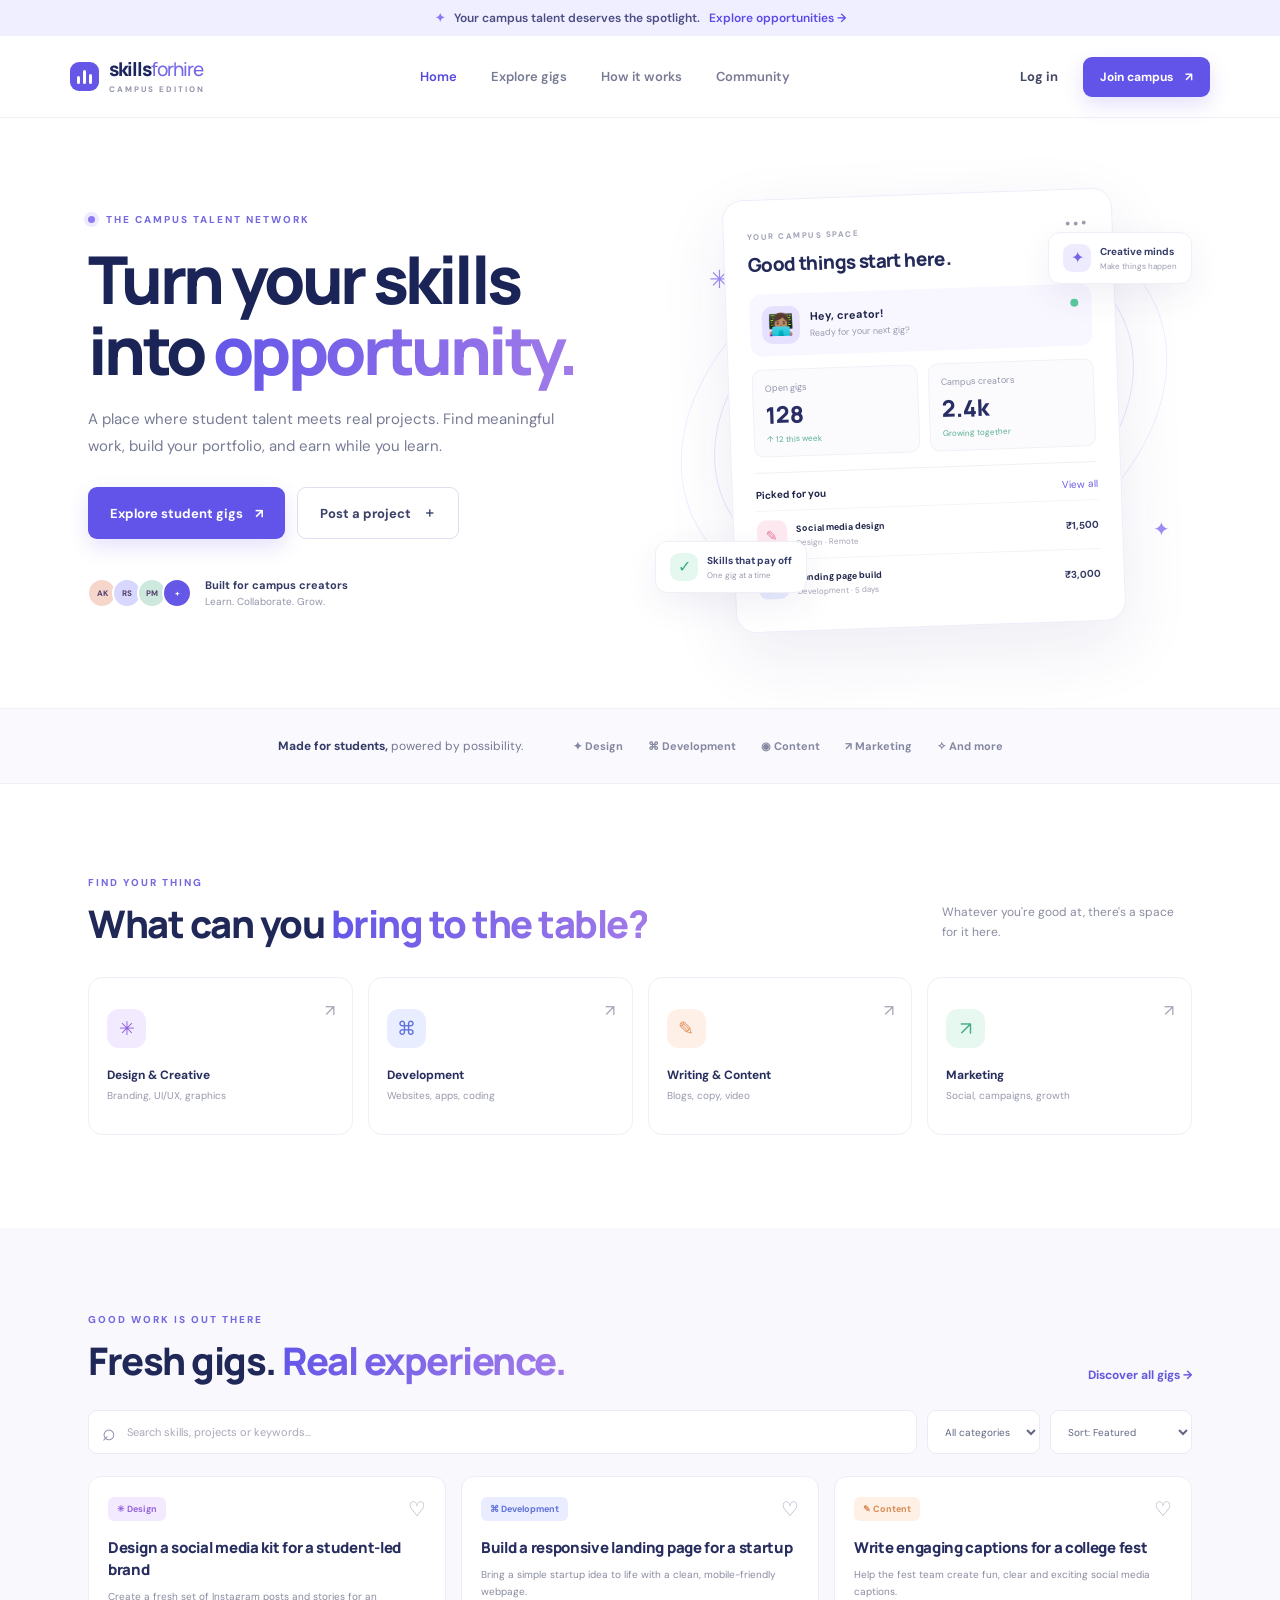
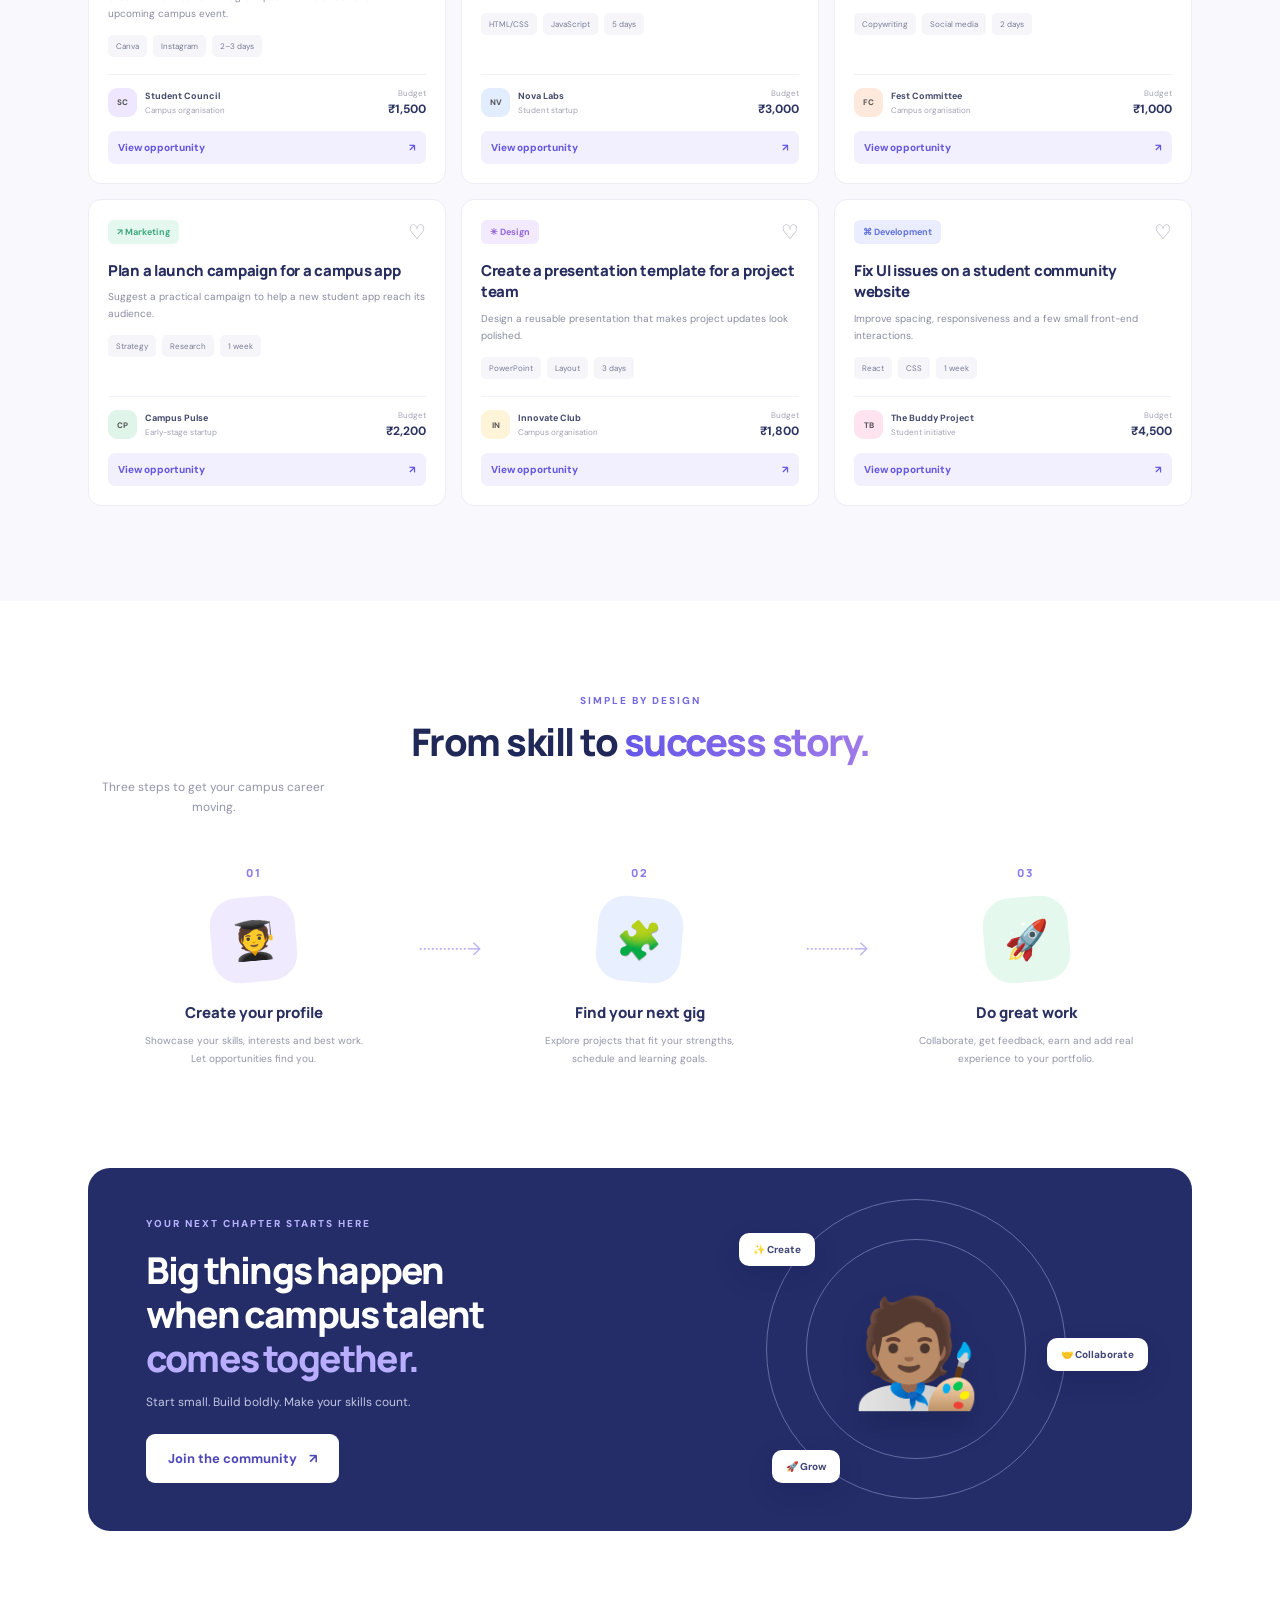
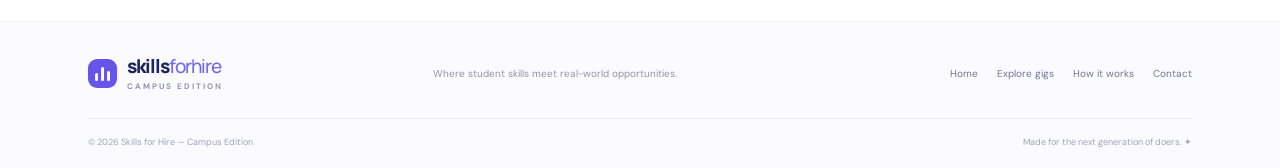
<file: index.html>
<!DOCTYPE html>
<html lang="en">
<head>
  <meta charset="UTF-8" />
  <meta name="viewport" content="width=device-width, initial-scale=1.0" />
  <meta name="theme-color" content="#18245b" />
  <title>Skills for Hire — Campus Edition</title>
  <link rel="preconnect" href="https://fonts.googleapis.com">
  <link rel="preconnect" href="https://fonts.gstatic.com" crossorigin>
  <link href="https://fonts.googleapis.com/css2?family=DM+Sans:wght@400;500;600;700;800&family=Manrope:wght@400;500;600;700;800&display=swap" rel="stylesheet">
  <link rel="stylesheet" href="style.css" />
</head>
<body>
  <div class="announcement"><span class="spark">✦</span> Your campus talent deserves the spotlight. <a href="#gigs">Explore opportunities <span>→</span></a></div>
  <header class="header">
    <a class="brand" href="#home" aria-label="Skills for Hire home">
      <span class="brand-mark"><span></span><span></span><span></span></span>
      <span>skills<span class="brand-light">forhire</span><small>CAMPUS EDITION</small></span>
    </a>
    <button class="menu-toggle" id="menuToggle" aria-label="Open menu">☰</button>
    <nav class="nav" id="nav">
      <a class="active" href="#home">Home</a>
      <a href="#gigs">Explore gigs</a>
      <a href="#how">How it works</a>
      <a href="#community">Community</a>
    </nav>
    <div class="header-actions">
      <button class="btn btn-quiet" data-open="loginModal">Log in</button>
      <button class="btn btn-primary btn-small" data-open="signupModal">Join campus <span>↗</span></button>
    </div>
  </header>

  <main>
    <section class="hero section-wrap" id="home">
      <div class="hero-copy">
        <div class="eyebrow"><span class="eyebrow-dot"></span> THE CAMPUS TALENT NETWORK</div>
        <h1>Turn your skills<br>into <span class="gradient-text">opportunity.</span></h1>
        <p class="hero-description">A place where student talent meets real projects. Find meaningful work, build your portfolio, and earn while you learn.</p>
        <div class="hero-buttons">
          <a class="btn btn-primary btn-large" href="#gigs">Explore student gigs <span>↗</span></a>
          <button class="btn btn-outline btn-large" data-open="postModal">Post a project <span>＋</span></button>
        </div>
        <div class="hero-proof">
          <div class="avatar-stack"><span>AK</span><span>RS</span><span>PM</span><span>+</span></div>
          <div><strong>Built for campus creators</strong><small>Learn. Collaborate. Grow.</small></div>
        </div>
      </div>
      <div class="hero-art">
        <div class="orbit orbit-one"></div><div class="orbit orbit-two"></div>
        <div class="float-tag tag-top"><span class="tag-icon purple">✦</span><span><b>Creative minds</b><small>Make things happen</small></span></div>
        <div class="dashboard-card">
          <div class="dash-top"><div><small class="muted">YOUR CAMPUS SPACE</small><h3>Good things start here.</h3></div><div class="dash-menu">•••</div></div>
          <div class="profile-row"><div class="profile-pic">👩🏽‍💻</div><div><b>Hey, creator!</b><small>Ready for your next gig?</small></div><span class="online-dot"></span></div>
          <div class="mini-stats"><div><small>Open gigs</small><b>128</b><span class="up">↑ 12 this week</span></div><div><small>Campus creators</small><b>2.4k</b><span class="up">Growing together</span></div></div>
          <div class="dash-divider"></div>
          <div class="recommended"><div class="rec-heading"><b>Picked for you</b><a href="#gigs">View all</a></div><div class="rec-item"><span class="rec-icon icon-pink">✎</span><span><b>Social media design</b><small>Design · Remote</small></span><strong>₹1,500</strong></div><div class="rec-item"><span class="rec-icon icon-blue">⌘</span><span><b>Landing page build</b><small>Development · 5 days</small></span><strong>₹3,000</strong></div></div>
        </div>
        <div class="float-tag tag-bottom"><span class="tag-icon green">✓</span><span><b>Skills that pay off</b><small>One gig at a time</small></span></div>
        <div class="decor-star star-a">✳</div><div class="decor-star star-b">✦</div>
      </div>
    </section>

    <section class="trust-strip">
      <div><b>Made for students,</b> powered by possibility.</div>
      <div class="trust-items"><span>✦ Design</span><span>⌘ Development</span><span>◉ Content</span><span>↗ Marketing</span><span>✧ And more</span></div>
    </section>

    <section class="section-wrap categories-section">
      <div class="section-heading">
        <div><div class="eyebrow">FIND YOUR THING</div><h2>What can you <span class="gradient-text">bring to the table?</span></h2></div>
        <p>Whatever you're good at, there's a space for it here.</p>
      </div>
      <div class="category-grid">
        <button class="category-card" data-category="Design"><span class="category-symbol design-symbol">✳</span><b>Design & Creative</b><small>Branding, UI/UX, graphics</small><span class="category-arrow">↗</span></button>
        <button class="category-card" data-category="Development"><span class="category-symbol dev-symbol">⌘</span><b>Development</b><small>Websites, apps, coding</small><span class="category-arrow">↗</span></button>
        <button class="category-card" data-category="Content"><span class="category-symbol content-symbol">✎</span><b>Writing & Content</b><small>Blogs, copy, video</small><span class="category-arrow">↗</span></button>
        <button class="category-card" data-category="Marketing"><span class="category-symbol marketing-symbol">↗</span><b>Marketing</b><small>Social, campaigns, growth</small><span class="category-arrow">↗</span></button>
      </div>
    </section>

    <section class="gigs-section" id="gigs">
      <div class="section-wrap">
        <div class="section-heading gigs-heading">
          <div><div class="eyebrow">GOOD WORK IS OUT THERE</div><h2>Fresh gigs. <span class="gradient-text">Real experience.</span></h2></div>
          <a class="text-link" href="#gigs">Discover all gigs <span>→</span></a>
        </div>
        <div class="gig-toolbar">
          <label class="search-box"><span>⌕</span><input id="gigSearch" type="search" placeholder="Search skills, projects or keywords..." /></label>
          <select id="categoryFilter" aria-label="Filter by category"><option value="All">All categories</option><option>Design</option><option>Development</option><option>Content</option><option>Marketing</option></select>
          <select id="sortFilter" aria-label="Sort gigs"><option value="featured">Sort: Featured</option><option value="low">Budget: Low to high</option><option value="high">Budget: High to low</option></select>
        </div>
        <div class="gig-grid" id="gigGrid">
          <article class="gig-card" data-category="Design" data-budget="1500"><div class="gig-card-top"><span class="gig-type type-design">✳ Design</span><span class="save-btn" aria-label="Save gig">♡</span></div><h3>Design a social media kit for a student-led brand</h3><p>Create a fresh set of Instagram posts and stories for an upcoming campus event.</p><div class="gig-tags"><span>Canva</span><span>Instagram</span><span>2–3 days</span></div><div class="gig-bottom"><div class="client"><span class="client-avatar av-lilac">SC</span><span><b>Student Council</b><small>Campus organisation</small></span></div><div class="budget"><small>Budget</small><b>₹1,500</b></div></div><button class="gig-apply" data-gig="Design a social media kit">View opportunity <span>↗</span></button></article>
          <article class="gig-card" data-category="Development" data-budget="3000"><div class="gig-card-top"><span class="gig-type type-dev">⌘ Development</span><span class="save-btn" aria-label="Save gig">♡</span></div><h3>Build a responsive landing page for a startup</h3><p>Bring a simple startup idea to life with a clean, mobile-friendly webpage.</p><div class="gig-tags"><span>HTML/CSS</span><span>JavaScript</span><span>5 days</span></div><div class="gig-bottom"><div class="client"><span class="client-avatar av-blue">NV</span><span><b>Nova Labs</b><small>Student startup</small></span></div><div class="budget"><small>Budget</small><b>₹3,000</b></div></div><button class="gig-apply" data-gig="Build a responsive landing page">View opportunity <span>↗</span></button></article>
          <article class="gig-card" data-category="Content" data-budget="1000"><div class="gig-card-top"><span class="gig-type type-content">✎ Content</span><span class="save-btn" aria-label="Save gig">♡</span></div><h3>Write engaging captions for a college fest</h3><p>Help the fest team create fun, clear and exciting social media captions.</p><div class="gig-tags"><span>Copywriting</span><span>Social media</span><span>2 days</span></div><div class="gig-bottom"><div class="client"><span class="client-avatar av-peach">FC</span><span><b>Fest Committee</b><small>Campus organisation</small></span></div><div class="budget"><small>Budget</small><b>₹1,000</b></div></div><button class="gig-apply" data-gig="Write captions for a college fest">View opportunity <span>↗</span></button></article>
          <article class="gig-card" data-category="Marketing" data-budget="2200"><div class="gig-card-top"><span class="gig-type type-marketing">↗ Marketing</span><span class="save-btn" aria-label="Save gig">♡</span></div><h3>Plan a launch campaign for a campus app</h3><p>Suggest a practical campaign to help a new student app reach its audience.</p><div class="gig-tags"><span>Strategy</span><span>Research</span><span>1 week</span></div><div class="gig-bottom"><div class="client"><span class="client-avatar av-green">CP</span><span><b>Campus Pulse</b><small>Early-stage startup</small></span></div><div class="budget"><small>Budget</small><b>₹2,200</b></div></div><button class="gig-apply" data-gig="Plan a launch campaign">View opportunity <span>↗</span></button></article>
          <article class="gig-card" data-category="Design" data-budget="1800"><div class="gig-card-top"><span class="gig-type type-design">✳ Design</span><span class="save-btn" aria-label="Save gig">♡</span></div><h3>Create a presentation template for a project team</h3><p>Design a reusable presentation that makes project updates look polished.</p><div class="gig-tags"><span>PowerPoint</span><span>Layout</span><span>3 days</span></div><div class="gig-bottom"><div class="client"><span class="client-avatar av-yellow">IN</span><span><b>Innovate Club</b><small>Campus organisation</small></span></div><div class="budget"><small>Budget</small><b>₹1,800</b></div></div><button class="gig-apply" data-gig="Create a presentation template">View opportunity <span>↗</span></button></article>
          <article class="gig-card" data-category="Development" data-budget="4500"><div class="gig-card-top"><span class="gig-type type-dev">⌘ Development</span><span class="save-btn" aria-label="Save gig">♡</span></div><h3>Fix UI issues on a student community website</h3><p>Improve spacing, responsiveness and a few small front-end interactions.</p><div class="gig-tags"><span>React</span><span>CSS</span><span>1 week</span></div><div class="gig-bottom"><div class="client"><span class="client-avatar av-pink">TB</span><span><b>The Buddy Project</b><small>Student initiative</small></span></div><div class="budget"><small>Budget</small><b>₹4,500</b></div></div><button class="gig-apply" data-gig="Fix UI issues on a website">View opportunity <span>↗</span></button></article>
        </div>
        <div class="empty-state" id="emptyState" hidden>No gigs match your search. Try another keyword or category.</div>
      </div>
    </section>

    <section class="how-section section-wrap" id="how">
      <div class="section-heading centered"><div class="eyebrow">SIMPLE BY DESIGN</div><h2>From skill to <span class="gradient-text">success story.</span></h2><p>Three steps to get your campus career moving.</p></div>
      <div class="steps-grid">
        <div class="step-card"><div class="step-number">01</div><div class="step-illustration ill-one">🧑‍🎓</div><h3>Create your profile</h3><p>Showcase your skills, interests and best work. Let opportunities find you.</p></div>
        <div class="step-connector">············→</div>
        <div class="step-card"><div class="step-number">02</div><div class="step-illustration ill-two">🧩</div><h3>Find your next gig</h3><p>Explore projects that fit your strengths, schedule and learning goals.</p></div>
        <div class="step-connector">············→</div>
        <div class="step-card"><div class="step-number">03</div><div class="step-illustration ill-three">🚀</div><h3>Do great work</h3><p>Collaborate, get feedback, earn and add real experience to your portfolio.</p></div>
      </div>
    </section>

    <section class="community-section section-wrap" id="community">
      <div class="community-card"><div class="community-copy"><div class="eyebrow light-eyebrow">YOUR NEXT CHAPTER STARTS HERE</div><h2>Big things happen<br>when campus talent<br><span>comes together.</span></h2><p>Start small. Build boldly. Make your skills count.</p><button class="btn btn-white btn-large" data-open="signupModal">Join the community <span>↗</span></button></div><div class="community-art"><div class="community-circle circle-one"></div><div class="community-circle circle-two"></div><div class="community-note note-one">✨ Create</div><div class="community-note note-two">🤝 Collaborate</div><div class="community-note note-three">🚀 Grow</div><div class="community-person">🧑🏽‍🎨</div></div></div>
    </section>
  </main>

  <footer class="footer">
    <div class="footer-main"><a class="brand footer-brand" href="#home"><span class="brand-mark"><span></span><span></span><span></span></span><span>skills<span class="brand-light">forhire</span><small>CAMPUS EDITION</small></span></a><p>Where student skills meet real-world opportunities.</p><div class="footer-links"><a href="#home">Home</a><a href="#gigs">Explore gigs</a><a href="#how">How it works</a><a href="mailto:hello@skillsforhire.example">Contact</a></div></div>
    <div class="footer-bottom"><span>© 2026 Skills for Hire — Campus Edition</span><span>Made for the next generation of doers. ✦</span></div>
  </footer>

  <div class="modal-backdrop" id="loginModal"><div class="modal"><button class="modal-close" data-close>×</button><div class="modal-icon">↗</div><div class="eyebrow">WELCOME BACK</div><h2>Good to see you again.</h2><p>Log in to your campus workspace.</p><form class="demo-form"><label>Email address<input type="email" placeholder="you@college.edu" required></label><label>Password<input type="password" placeholder="Enter your password" required></label><button class="btn btn-primary btn-full" type="submit">Log in <span>→</span></button></form><div class="modal-foot">New here? <button data-switch="signupModal">Create an account</button></div></div></div>
  <div class="modal-backdrop" id="signupModal"><div class="modal"><button class="modal-close" data-close>×</button><div class="modal-icon">✦</div><div class="eyebrow">GET STARTED</div><h2>Your next opportunity awaits.</h2><p>Join the campus talent community.</p><form class="demo-form"><label>Full name<input type="text" placeholder="Your name" required></label><label>College email<input type="email" placeholder="you@college.edu" required></label><label>I want to join as<select required><option value="">Choose your role</option><option>Student / Freelancer</option><option>Client / Project owner</option></select></label><button class="btn btn-primary btn-full" type="submit">Create free account <span>→</span></button></form><div class="modal-foot">Already a member? <button data-switch="loginModal">Log in</button></div></div></div>
  <div class="modal-backdrop" id="postModal"><div class="modal"><button class="modal-close" data-close>×</button><div class="modal-icon">＋</div><div class="eyebrow">SHARE AN OPPORTUNITY</div><h2>Post a campus gig.</h2><p>Find the right student talent for your project.</p><form class="demo-form"><label>Project title<input type="text" placeholder="e.g. Design a logo for our club" required></label><label>Category<select required><option value="">Choose category</option><option>Design</option><option>Development</option><option>Content</option><option>Marketing</option></select></label><label>Estimated budget<input type="text" placeholder="e.g. ₹2,000" required></label><button class="btn btn-primary btn-full" type="submit">Preview project <span>→</span></button></form></div></div>
  <div class="toast" id="toast" role="status"></div>
  <script src="script.js"></script>
</body>
</html>
</file>
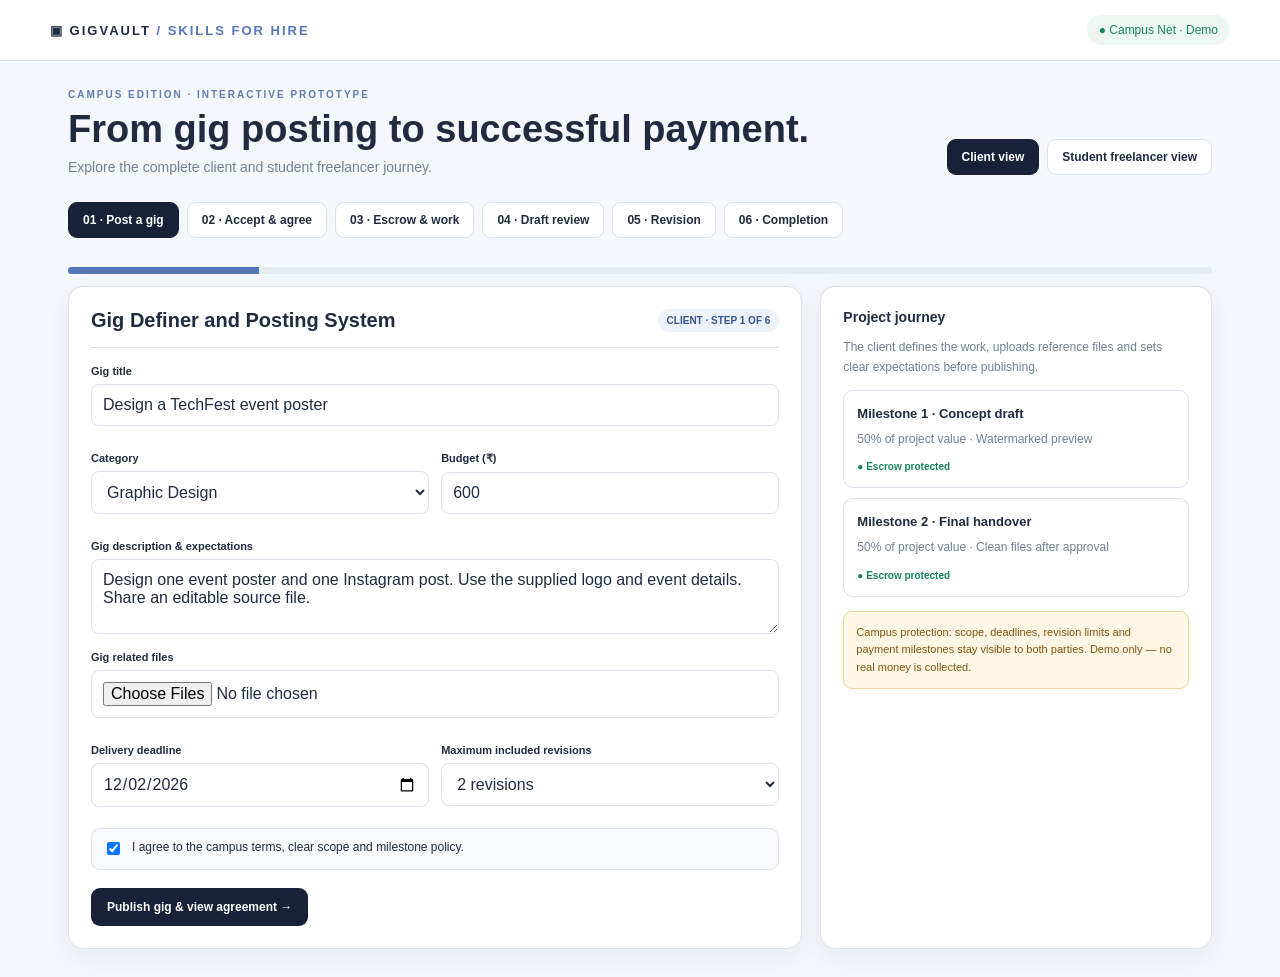
<file: prototype.html>
<!DOCTYPE html>
<html lang="en">
<head>
<meta charset="UTF-8"><meta name="viewport" content="width=device-width, initial-scale=1.0">
<title>Skills for Hire — Workflow Prototype</title>
<style>
:root{--navy:#172238;--ink:#202b40;--muted:#718096;--line:#dbe2eb;--bg:#f4f7fb;--blue:#3157a4;--pale:#eaf0fb;--green:#16845b;--gold:#a66a12}*{box-sizing:border-box}body{margin:0;background:var(--bg);font-family:Inter,Arial,sans-serif;color:var(--ink)}button,input,textarea,select{font:inherit}.top{background:#fff;border-bottom:1px solid var(--line);padding:15px max(calc((100% - 1180px)/2),20px);display:flex;align-items:center;justify-content:space-between;gap:15px}.brand{font-weight:900;letter-spacing:2px;font-size:13px}.brand span{color:#5677b8}.campus{font-size:12px;background:#edf6f1;color:var(--green);padding:8px 12px;border-radius:20px}.wrap{max-width:1180px;margin:28px auto;padding:0 18px}.intro{display:flex;justify-content:space-between;align-items:end;gap:20px;margin-bottom:22px}.eyebrow{font-size:10px;letter-spacing:2px;font-weight:800;color:#617cae}.intro h1{font-size:clamp(25px,4vw,38px);margin:8px 0}.intro p{margin:0;color:var(--muted);font-size:14px}.role{display:flex;gap:8px;flex-wrap:wrap}.role button,.stepnav button{border:1px solid var(--line);background:#fff;color:var(--ink);padding:10px 14px;border-radius:9px;cursor:pointer;font-weight:700;font-size:12px}.role button.active,.stepnav button.active{background:var(--navy);color:#fff;border-color:var(--navy)}.stepnav{display:flex;gap:8px;overflow:auto;padding:5px 0 17px}.stepnav button{white-space:nowrap}.layout{display:grid;grid-template-columns:minmax(0,1.5fr) minmax(270px,.8fr);gap:18px}.panel{background:#fff;border:1px solid var(--line);border-radius:15px;padding:22px;box-shadow:0 8px 24px #1c2a4010}.panel-head{display:flex;justify-content:space-between;gap:12px;align-items:center;border-bottom:1px solid var(--line);padding-bottom:15px;margin-bottom:17px}.panel-head h2{font-size:20px;margin:0}.pill{font-size:10px;font-weight:800;padding:6px 9px;border-radius:20px;background:#edf2fb;color:#34558f}.field{margin:13px 0}.field label{display:block;font-size:11px;font-weight:800;margin-bottom:7px}.field input,.field textarea,.field select{width:100%;border:1px solid var(--line);border-radius:8px;padding:11px;color:var(--ink);background:#fff}.field textarea{min-height:75px;resize:vertical}.grid2{display:grid;grid-template-columns:1fr 1fr;gap:12px}.check{display:flex;gap:9px;align-items:flex-start;background:#f7f9fc;border:1px solid var(--line);border-radius:9px;padding:11px;margin:8px 0;font-size:12px}.check input{margin-top:2px}.actions{display:flex;gap:9px;flex-wrap:wrap;margin-top:18px}.btn{border:0;border-radius:9px;background:var(--navy);color:white;padding:12px 16px;font-weight:800;font-size:12px;cursor:pointer}.btn.secondary{background:#fff;color:var(--navy);border:1px solid var(--navy)}.btn.gold{background:#fff2d9;color:#86520a}.btn:disabled{opacity:.4;cursor:not-allowed}.summary{background:var(--navy);color:#fff;border-radius:12px;padding:17px;margin-bottom:14px}.summary small{color:#c3cee0}.summary strong{display:block;font-size:28px;margin:4px 0}.milestone{border:1px solid var(--line);border-radius:10px;padding:13px;margin:10px 0}.milestone strong{font-size:13px}.milestone p{font-size:11px;color:var(--muted);margin:7px 0}.status{font-size:10px;font-weight:800;color:var(--green)}.notice{padding:12px;border:1px solid #efd49a;background:#fff7e6;color:#80530d;border-radius:9px;font-size:11px;line-height:1.6;margin-top:14px}.reviewbox{border:1px solid var(--line);border-radius:10px;padding:15px;background:#f8fafd}.watermark{background:#e8edf5;border:1px dashed #98a7bd;border-radius:8px;min-height:190px;display:grid;place-items:center;text-align:center;font-weight:900;color:#53647c;letter-spacing:2px;position:relative;overflow:hidden}.watermark:after{content:'PREVIEW • GIGVAULT • DRAFT';position:absolute;transform:rotate(-17deg);font-size:clamp(15px,3vw,24px);background:#fff9;padding:9px 25px;color:#3b4659}.watermark span{font-size:38px}.feedback{display:flex;gap:9px;align-items:start;border:1px solid var(--line);border-radius:9px;padding:12px;margin:9px 0;font-size:12px}.feedback input{margin-top:2px}.hidden{display:none!important}.side h3{margin:0 0 12px;font-size:14px}.side p,.side li{font-size:12px;color:var(--muted);line-height:1.7}.side ul{padding-left:18px}.progress{height:7px;border-radius:10px;background:#e6ebf2;overflow:hidden;margin:12px 0}.progress span{display:block;height:100%;background:#5276b7;width:25%;transition:.2s}.success{text-align:center;padding:22px}.success .medal{font-size:44px}.success h2{margin:10px 0}.success p{color:var(--muted);font-size:13px;line-height:1.7}.toast{position:fixed;bottom:20px;left:50%;transform:translateX(-50%);background:#172238;color:white;padding:12px 17px;border-radius:9px;font-size:12px;display:none;box-shadow:0 8px 25px #0002}.toast.show{display:block}@media(max-width:760px){.layout{grid-template-columns:1fr}.intro{align-items:flex-start;flex-direction:column}.panel{padding:16px}.top{padding:13px 17px}.grid2{grid-template-columns:1fr}.wrap{margin:20px auto}.side{order:2}}
</style></head>
<body>
<header class="top"><div class="brand">▣ GIGVAULT <span> / SKILLS FOR HIRE</span></div><div class="campus">● Campus Net · Demo</div></header>
<main class="wrap">
<section class="intro"><div><div class="eyebrow">CAMPUS EDITION · INTERACTIVE PROTOTYPE</div><h1>From gig posting to successful payment.</h1><p>Explore the complete client and student freelancer journey.</p></div><div class="role"><button class="active" data-role="client">Client view</button><button data-role="student">Student freelancer view</button></div></section>
<nav class="stepnav" aria-label="Prototype steps"><button class="active" data-step="0">01 · Post a gig</button><button data-step="1">02 · Accept & agree</button><button data-step="2">03 · Escrow & work</button><button data-step="3">04 · Draft review</button><button data-step="4">05 · Revision</button><button data-step="5">06 · Completion</button></nav>
<div class="progress"><span id="progress"></span></div>
<div class="layout"><section class="panel" id="screen"></section><aside class="panel side"><h3>Project journey</h3><p id="sideText">The client defines the work, uploads reference files and sets clear expectations before publishing.</p><div class="milestone"><strong>Milestone 1 · Concept draft</strong><p>50% of project value · Watermarked preview</p><span class="status">● Escrow protected</span></div><div class="milestone"><strong>Milestone 2 · Final handover</strong><p>50% of project value · Clean files after approval</p><span class="status">● Escrow protected</span></div><div class="notice">Campus protection: scope, deadlines, revision limits and payment milestones stay visible to both parties. Demo only — no real money is collected.</div></aside></div>
</main><div class="toast" id="toast"></div>
<script>
const screen=document.querySelector('#screen'),steps=[...document.querySelectorAll('[data-step]')],progress=document.querySelector('#progress'),sideText=document.querySelector('#sideText');let current=0,role='client',approved=false;
const titles=['Gig Definer and Posting System','New Campus Gig Agreement','Milestone Escrow & Commitment','Milestone 1: Draft Review','Revision Request','Gig Completed Successfully!'];
const descriptions=['The client defines the work, uploads reference files and sets clear expectations before publishing.','The student reviews the gig details, deliverables, deadline, pricing and terms before accepting.','Both parties confirm the 50/50 milestone plan. Funds are shown as held in escrow in this demo.','The client reviews a watermarked draft and can request a scope-aligned revision or approve the first milestone.','The client sends a clear, categorized revision checklist. The freelancer updates the draft within the agreed scope.','Final files are handed over, both milestones are released in the demo ledger, and the campus credential is created.'];
function render(){steps.forEach((b,i)=>b.classList.toggle('active',i===current));progress.style.width=((current+1)/6*100)+'%';sideText.textContent=descriptions[current];let html='';
if(current===0){html=`<div class="panel-head"><h2>${titles[current]}</h2><span class="pill">CLIENT · STEP 1 OF 6</span></div><div class="field"><label>Gig title</label><input placeholder="e.g. Design a TechFest event poster" value="Design a TechFest event poster"></div><div class="grid2"><div class="field"><label>Category</label><select><option>Graphic Design</option><option>Video Editing</option><option>Web / Code</option><option>Tutoring</option></select></div><div class="field"><label>Budget (₹)</label><input type="number" value="600"></div></div><div class="field"><label>Gig description & expectations</label><textarea>Design one event poster and one Instagram post. Use the supplied logo and event details. Share an editable source file.</textarea></div><div class="field"><label>Gig related files</label><input type="file" multiple></div><div class="grid2"><div class="field"><label>Delivery deadline</label><input type="date" value="2026-12-02"></div><div class="field"><label>Maximum included revisions</label><select><option>2 revisions</option><option>1 revision</option><option>3 revisions</option></select></div></div><label class="check"><input type="checkbox" checked> I agree to the campus terms, clear scope and milestone policy.</label><div class="actions"><button class="btn" onclick="go(1)">Publish gig & view agreement →</button></div>`}
if(current===1){html=`<div class="panel-head"><h2>${titles[current]}</h2><span class="pill">SCOPE LOCK · STEP 2 OF 6</span></div><div class="grid2"><div class="field"><label>Client</label><input value="Robotics Club · Verified" readonly></div><div class="field"><label>Freelancer</label><input value="Campus Freelancer · F2" readonly></div></div><div class="field"><label>Gig title</label><input value="TechFest 2026 event poster design" readonly></div><div class="field"><label>Deliverables checklist</label><label class="check"><input type="checkbox" checked> 1× Event poster (A3 print-ready PDF)</label><label class="check"><input type="checkbox" checked> 1× Instagram post (1080 × 1350)</label><label class="check"><input type="checkbox"> Editable source file (optional add-on)</label></div><div class="grid2"><div class="field"><label>Agreed amount</label><input value="₹600" readonly></div><div class="field"><label>Delivery deadline</label><input value="02 Dec 2026 · 6:00 PM" readonly></div></div><div class="notice">Agreement locks the deliverables, deadline, ₹600 price and 2-revision limit. Any new work needs a separate budget approval.</div><div class="actions"><button class="btn secondary" onclick="go(0)">← Back</button><button class="btn" onclick="go(2)">Accept gig & lock scope →</button></div>`}
if(current===2){html=`<div class="panel-head"><h2>${titles[current]}</h2><span class="pill">STEP 3 OF 6</span></div><div class="summary"><small>TOTAL PROJECT VALUE</small><strong>₹600</strong><small>◈ Demo funds held in trust · No real payment</small></div><div class="milestone"><strong>Milestone 1 · Concept watermarked draft <b style="float:right">₹300</b></strong><p>50% · Low-resolution preview only</p><span class="status">● Locked in escrow</span></div><div class="milestone"><strong>Milestone 2 · Final asset & file handover <b style="float:right">₹300</b></strong><p>50% · Clean files after approval</p><span class="status">● Locked in escrow</span></div><div class="notice">Campus protection active: if the client cancels after draft submission, the first milestone is reviewed against the work completed. No automatic real-world transfer occurs in this prototype.</div><label class="check"><input type="checkbox" checked> Both parties agree to the 2-revision limit and milestone release terms.</label><div class="actions"><button class="btn" onclick="go(3)">Confirm escrow & start work →</button></div>`}
if(current===3){html=`<div class="panel-head"><h2>${titles[current]}</h2><span class="pill">REVIEW PHASE · MILESTONE 1</span></div><div class="summary"><small>REVIEW WINDOW — AUTO-APPROVES AFTER</small><strong>23 hrs 42 mins</strong><small>Client can approve or request a revision.</small></div><div class="reviewbox"><div style="display:flex;justify-content:space-between;font-size:11px;margin-bottom:10px"><b>TechFest_Poster_Draft_v1.png</b><span>3.4 MB</span></div><div class="watermark"><div><span>✦</span><br>TECHFEST 2026<br><small>ROBOTICS CLUB PRESENTS</small></div></div><p style="font-size:11px;color:var(--muted)">Watermarked preview · No clean download until approval.</p></div><div class="field"><label>Freelancer notes</label><textarea>Initial layout and colours as requested. Please check speaker lineup details.</textarea></div><div class="actions"><button class="btn secondary" onclick="go(4)">Request revision</button><button class="btn" onclick="approved=true;go(5)">Approve draft · Release M1 ₹300 →</button></div>`}
if(current===4){html=`<div class="panel-head"><h2>${titles[current]}</h2><span class="pill">SLOT 1 OF 2</span></div><div class="notice">Revisions must align with the original scope. Full redesigns or new deliverables require re-budgeting.</div><div class="field"><label>Categorized feedback</label><label class="feedback"><input type="checkbox" checked><span><b>Text / Typo correction</b><br>“Update registration deadline to Dec 2.”</span></label><label class="feedback"><input type="checkbox" checked><span><b>Color palette tweak</b><br>“Use a darker navy banner background.”</span></label><label class="feedback"><input type="checkbox"><span><b>Layout adjustment</b><br>Optional</span></label><label class="feedback"><input type="checkbox"><span><b>Logo / Sponsor placement</b><br>Optional</span></label></div><div class="field"><label>Additional details (max 150 characters)</label><textarea maxlength="150">Please fix date + darken navy. Keep rest same. Sponsor logos stay bottom strip.</textarea></div><div class="actions"><button class="btn secondary" onclick="go(3)">← Back to draft</button><button class="btn" onclick="toast('Revision checklist sent to freelancer.');go(3)">Send formal revision checklist →</button></div>`}
if(current===5){html=`<div class="success"><div class="medal">🏆</div><span class="pill">SETTLEMENT COMPLETE</span><h2>${titles[current]}</h2><p>Final files have been handed over and the client has approved the work. This is a simulated completion state for your project demonstration.</p></div><div class="summary"><small>PAYOUT BREAKDOWN</small><strong>₹600 transferred</strong><small>Milestone 1 · ₹300 released &nbsp; | &nbsp; Milestone 2 · ₹300 released</small></div><div class="milestone"><strong>Campus Verified Credential</strong><p>Robotics Club · Graphic Design · Nov 2026</p><span class="status">✓ Added to student portfolio</span></div><div class="field"><label>Mutual rating & feedback</label><select><option>★★★★★ · Excellent communication</option><option>★★★★ · Good work</option><option>★★★ · Satisfactory</option></select></div><div class="actions"><button class="btn secondary" onclick="go(0)">↻ Restart prototype</button><button class="btn" onclick="toast('Project summary PDF is a planned feature in this prototype.')">View project summary PDF</button></div>`}
screen.innerHTML=html;}
function go(n){current=Math.max(0,Math.min(5,n));render();window.scrollTo({top:0,behavior:'smooth'})}steps.forEach((b,i)=>b.addEventListener('click',()=>go(i)));document.querySelectorAll('[data-role]').forEach(b=>b.addEventListener('click',()=>{role=b.dataset.role;document.querySelectorAll('[data-role]').forEach(x=>x.classList.toggle('active',x===b));toast(role==='client'?'Client view selected':'Student freelancer view selected');}));function toast(s){let t=document.querySelector('#toast');t.textContent=s;t.classList.add('show');setTimeout(()=>t.classList.remove('show'),2300)}render();
</script></body></html>
</file>
<file: style.css>
*{box-sizing:border-box}html{scroll-behavior:smooth}body{margin:0;font-family:"DM Sans",sans-serif;color:#20264b;background:#fff}button,input,select{font:inherit}button,a{-webkit-tap-highlight-color:transparent}a{text-decoration:none;color:inherit}.announcement{height:36px;background:#f0efff;color:#4b4c82;display:flex;align-items:center;justify-content:center;gap:9px;font-size:12px;font-weight:600}.announcement a{color:#5b4be7}.spark{color:#8b78f8}.header{height:82px;display:flex;align-items:center;justify-content:space-between;padding:0 max(calc((100vw - 1160px)/2),5.5%);border-bottom:1px solid #f0f0f5;background:#fff;position:sticky;top:0;z-index:20}.brand{display:flex;align-items:center;gap:10px;font-family:Manrope,sans-serif;font-size:19px;font-weight:800;letter-spacing:-1px;color:#1e275d;line-height:1}.brand-light{font-weight:500;color:#7669e9}.brand small{display:block;font:700 8px "DM Sans",sans-serif;letter-spacing:2px;color:#9294aa;margin-top:5px}.brand-mark{width:29px;height:29px;background:#6556e8;border-radius:9px;display:flex;align-items:flex-end;justify-content:center;gap:3px;padding:7px}.brand-mark span{width:4px;border-radius:5px;background:white}.brand-mark span:nth-child(1){height:8px}.brand-mark span:nth-child(2){height:14px}.brand-mark span:nth-child(3){height:10px}.nav{display:flex;gap:34px;font-size:13px;font-weight:600;color:#777b94}.nav a{transition:.2s}.nav a:hover,.nav a.active{color:#5549d7}.header-actions{display:flex;align-items:center;gap:10px}.btn{border:0;cursor:pointer;border-radius:9px;font-weight:700;display:inline-flex;align-items:center;justify-content:center;gap:12px;transition:transform .2s,box-shadow .2s}.btn:hover{transform:translateY(-2px)}.btn-primary{background:#6254e8;color:white;box-shadow:0 8px 20px #6254e82b}.btn-primary:hover{box-shadow:0 10px 24px #6254e84a}.btn-quiet{background:transparent;color:#454966;padding:12px 15px;font-size:13px}.btn-small{padding:12px 17px;font-size:12px}.btn-large{padding:16px 22px;font-size:13px}.btn-outline{border:1px solid #dedff0;background:#fff;color:#3b4167}.menu-toggle{display:none;background:none;border:0;font-size:23px;color:#252b5d}.section-wrap{max-width:1160px;margin:0 auto;padding-left:28px;padding-right:28px}.hero{min-height:590px;display:grid;grid-template-columns:1fr 1fr;align-items:center;gap:30px;padding-top:60px;padding-bottom:65px}.eyebrow{font-size:10px;letter-spacing:2px;font-weight:800;color:#7469df;margin-bottom:18px}.eyebrow-dot{display:inline-block;width:7px;height:7px;background:#8b7af3;border-radius:50%;margin-right:7px;box-shadow:0 0 0 4px #eeeaff}.hero h1{font:800 clamp(42px,5.3vw,66px)/1.08 Manrope,sans-serif;letter-spacing:-3.6px;color:#1b2457;margin:0 0 20px}.gradient-text{background:linear-gradient(100deg,#6356e8,#a27be9);-webkit-background-clip:text;background-clip:text;color:transparent}.hero-description{font-size:15px;line-height:1.8;color:#777b94;max-width:470px;margin:0 0 27px}.hero-buttons{display:flex;gap:12px;flex-wrap:wrap}.hero-proof{display:flex;align-items:center;gap:13px;margin-top:39px}.avatar-stack{display:flex;padding-left:4px}.avatar-stack span{height:30px;width:30px;border:2px solid white;border-radius:50%;display:grid;place-items:center;margin-left:-5px;background:#f6d6cb;font-size:8px;font-weight:800;color:#55416d}.avatar-stack span:nth-child(2){background:#d8d7ff}.avatar-stack span:nth-child(3){background:#cde8dc}.avatar-stack span:nth-child(4){background:#6658e7;color:white}.hero-proof strong,.hero-proof small{display:block}.hero-proof strong{font-size:11px;color:#343a64}.hero-proof small{font-size:10px;color:#9295a9;margin-top:3px}.hero-art{height:430px;position:relative;display:flex;align-items:center;justify-content:center}.orbit{position:absolute;border:1px solid #e8e5ff;border-radius:50%;transform:rotate(-25deg)}.orbit-one{width:440px;height:310px}.orbit-two{width:510px;height:360px;border-color:#f0edff}.dashboard-card{position:relative;z-index:2;width:min(390px,88%);background:#fff;border:1px solid #eeeefa;border-radius:20px;padding:23px;box-shadow:0 25px 70px #302a7a16;transform:rotate(-2deg)}.dash-top{display:flex;justify-content:space-between}.muted{font-size:8px;letter-spacing:1.5px;color:#a2a4b7;font-weight:800}.dash-top h3{font:800 19px Manrope;margin:7px 0 17px;color:#232a5a;letter-spacing:-.6px}.dash-menu{color:#9b9db0;letter-spacing:2px}.profile-row{background:#f8f7ff;border-radius:12px;padding:12px;display:flex;align-items:center;gap:10px;position:relative}.profile-pic{width:38px;height:38px;border-radius:11px;background:#e5e1ff;display:grid;place-items:center;font-size:21px}.profile-row b,.profile-row small{display:block}.profile-row b{font-size:11px}.profile-row small{font-size:9px;color:#999caf;margin-top:4px}.online-dot{width:8px;height:8px;background:#5ac99b;border-radius:50%;position:absolute;right:13px;top:15px}.mini-stats{display:grid;grid-template-columns:1fr 1fr;gap:10px;margin:13px 0}.mini-stats>div{background:#fbfbfe;border:1px solid #f0f0f7;border-radius:10px;padding:12px}.mini-stats small,.mini-stats b,.mini-stats span{display:block}.mini-stats small{font-size:9px;color:#9295a9}.mini-stats b{font:800 23px Manrope;color:#282e63;margin:4px 0}.mini-stats span{font-size:8px;color:#57ae8b}.dash-divider{height:1px;background:#f0f0f5;margin:15px 0}.rec-heading{display:flex;justify-content:space-between;font-size:10px;margin-bottom:9px}.rec-heading a{color:#6a5ce6}.rec-item{display:flex;align-items:center;gap:9px;padding:9px 0;border-top:1px solid #f4f4f8}.rec-icon{width:30px;height:30px;border-radius:9px;display:grid;place-items:center;font-size:14px}.icon-pink{background:#ffe9f1;color:#e37ba2}.icon-blue{background:#e8edff;color:#6575df}.rec-item span:nth-child(2){flex:1}.rec-item b,.rec-item small{display:block}.rec-item b{font-size:9px}.rec-item small{font-size:8px;color:#a0a2b4;margin-top:3px}.rec-item strong{font-size:10px;color:#343a64}.float-tag{position:absolute;z-index:3;background:white;border:1px solid #f0eff8;border-radius:12px;padding:11px 14px;display:flex;align-items:center;gap:9px;box-shadow:0 12px 35px #37306d12}.float-tag b,.float-tag small{display:block}.float-tag b{font-size:10px;color:#353b68}.float-tag small{font-size:8px;color:#9a9caf;margin-top:3px}.tag-top{top:36px;right:0}.tag-bottom{bottom:33px;left:0}.tag-icon{width:28px;height:28px;border-radius:9px;display:grid;place-items:center}.purple{background:#efebff;color:#7465e8}.green{background:#e4f8ef;color:#36ae7c}.decor-star{position:absolute;color:#9d8df5}.star-a{top:67px;left:54px;font-size:25px}.star-b{right:22px;bottom:84px;font-size:20px}.trust-strip{background:#f9f9fe;border-top:1px solid #f1f0f8;border-bottom:1px solid #f1f0f8;min-height:76px;display:flex;justify-content:center;align-items:center;gap:50px;padding:15px 25px;color:#85889f;font-size:12px}.trust-strip>div:first-child{color:#747891}.trust-strip b{color:#343a65}.trust-items{display:flex;gap:25px;flex-wrap:wrap}.trust-items span{font-size:11px;font-weight:700;color:#8588a1}.categories-section{padding-top:92px;padding-bottom:93px}.section-heading{display:flex;justify-content:space-between;align-items:flex-end;margin-bottom:30px}.section-heading .eyebrow{margin-bottom:12px}.section-heading h2{font:800 clamp(27px,3.4vw,38px)/1.2 Manrope;letter-spacing:-1.5px;color:#202858;margin:0}.section-heading>p{font-size:12px;color:#898ca1;max-width:250px;line-height:1.7;margin:0 0 4px}.category-grid{display:grid;grid-template-columns:repeat(4,1fr);gap:15px}.category-card{text-align:left;position:relative;border:1px solid #efeff7;background:white;border-radius:14px;padding:22px 18px;min-height:158px;cursor:pointer;transition:.2s;color:#272d5d}.category-card:hover{transform:translateY(-5px);border-color:#d8d2ff;box-shadow:0 15px 30px #38318a0d}.category-symbol{width:39px;height:39px;border-radius:12px;display:grid;place-items:center;font-size:19px;margin-bottom:19px}.design-symbol{background:#f2eaff;color:#8b61da}.dev-symbol{background:#e8edff;color:#5e71dc}.content-symbol{background:#fff0e7;color:#df925d}.marketing-symbol{background:#e6f8f0;color:#42ae85}.category-card b,.category-card small{display:block}.category-card b{font-size:12px;margin-bottom:6px}.category-card small{font-size:10px;color:#9699ad}.category-arrow{position:absolute;right:17px;top:22px;color:#a0a2b4}.gigs-section{background:#f8f8fd;padding:85px 0 95px}.gigs-heading{margin-bottom:27px}.text-link{font-size:12px;font-weight:700;color:#6557df}.gig-toolbar{display:flex;gap:10px;margin-bottom:22px}.search-box{height:44px;flex:1;background:white;border:1px solid #ebebf4;border-radius:9px;display:flex;align-items:center;padding:0 13px;gap:9px;color:#898ca3}.search-box span{font-size:23px}.search-box input{border:0;outline:0;width:100%;font-size:11px;color:#363c65}.search-box input::placeholder{color:#a7a9b9}.gig-toolbar select{border:1px solid #ebebf4;background:white;border-radius:9px;padding:0 13px;color:#626783;font-size:10px;outline:0}.gig-grid{display:grid;grid-template-columns:repeat(3,1fr);gap:15px}.gig-card{background:white;border:1px solid #ededf5;border-radius:13px;padding:19px;transition:.2s;display:flex;flex-direction:column;min-height:300px}.gig-card:hover{transform:translateY(-4px);box-shadow:0 14px 30px #25245a0b}.gig-card-top{display:flex;align-items:center;justify-content:space-between}.gig-type{font-size:9px;font-weight:700;padding:6px 9px;border-radius:6px}.type-design{background:#f3eaff;color:#9466d8}.type-dev{background:#e9edff;color:#6171d8}.type-content{background:#fff0e6;color:#d88b56}.type-marketing{background:#e5f8ef;color:#40a981}.save-btn{border:0;background:none;color:#a3a5b8;font-size:20px;cursor:pointer}.save-btn.saved{color:#e36e98}.gig-card h3{font:800 15px/1.45 Manrope;color:#272e5f;letter-spacing:-.3px;margin:15px 0 7px}.gig-card>p{font-size:10px;line-height:1.7;color:#898ca1;margin:0 0 13px}.gig-tags{display:flex;gap:6px;flex-wrap:wrap;margin-bottom:17px}.gig-tags span{font-size:8px;color:#777b95;background:#f6f6fa;padding:6px 8px;border-radius:5px}.gig-bottom{border-top:1px solid #f0f0f6;padding-top:13px;display:flex;align-items:center;justify-content:space-between;margin-top:auto}.client{display:flex;align-items:center;gap:8px}.client-avatar{width:29px;height:29px;border-radius:9px;display:grid;place-items:center;font-size:8px;font-weight:800;color:#555}.av-lilac{background:#eee7ff}.av-blue{background:#e2edff}.av-peach{background:#ffe9dc}.av-green{background:#e0f5e9}.av-yellow{background:#fff4d8}.av-pink{background:#ffe4ef}.client b,.client small,.budget small,.budget b{display:block}.client b{font-size:9px;color:#444a6c}.client small{font-size:8px;color:#a0a2b3;margin-top:3px}.budget{text-align:right}.budget small{font-size:8px;color:#a0a2b3}.budget b{font-size:12px;color:#2d3462;margin-top:3px}.gig-apply{margin-top:14px;border:0;background:#f2f0ff;color:#6557df;border-radius:7px;padding:10px;font-size:10px;font-weight:800;cursor:pointer;display:flex;justify-content:space-between}.gig-apply:hover{background:#e8e4ff}.empty-state{text-align:center;color:#85889e;padding:40px;font-size:13px}.how-section{padding-top:93px;padding-bottom:100px}.centered{display:block;text-align:center;margin-bottom:47px}.centered>p{font-size:12px;color:#9295a9;margin:12px 0 0}.steps-grid{display:grid;grid-template-columns:1fr 55px 1fr 55px 1fr;align-items:center}.step-card{text-align:center;position:relative;padding:0 20px}.step-number{font:800 11px Manrope;color:#8a7be9;letter-spacing:2px}.step-illustration{width:85px;height:85px;border-radius:27px;display:grid;place-items:center;font-size:37px;margin:17px auto 20px;transform:rotate(-5deg)}.ill-one{background:#f0eaff}.ill-two{background:#e8efff;transform:rotate(5deg)}.ill-three{background:#e5f8ee}.step-card h3{font:800 15px Manrope;color:#2a3060;margin:0 0 9px}.step-card p{font-size:10px;line-height:1.8;color:#9295a9;max-width:220px;margin:0 auto}.step-connector{color:#b9b2f1;font-size:18px;text-align:center;margin-top:-35px}.community-section{padding-bottom:90px}.community-card{background:#242d68;border-radius:22px;min-height:340px;overflow:hidden;display:grid;grid-template-columns:1fr 1fr;position:relative}.community-copy{padding:49px 0 48px 58px;position:relative;z-index:2}.light-eyebrow{color:#b8b2ff}.community-copy h2{font:800 37px/1.2 Manrope;letter-spacing:-1.8px;color:white;margin:0 0 13px}.community-copy h2 span{color:#b9adff}.community-copy p{color:#c2c5e2;font-size:12px;margin:0 0 24px}.btn-white{background:white;color:#4e47b6}.community-art{position:relative;min-height:330px}.community-circle{position:absolute;border:1px solid #646ca3;border-radius:50%;left:50%;top:50%;transform:translate(-50%,-50%)}.circle-one{width:300px;height:300px}.circle-two{width:220px;height:220px}.community-person{position:absolute;left:50%;top:50%;transform:translate(-50%,-47%);font-size:105px;filter:drop-shadow(0 15px 12px #10174455)}.community-note{position:absolute;background:#fff;border-radius:10px;padding:10px 14px;font-size:10px;font-weight:800;color:#424878;box-shadow:0 10px 25px #10174430}.note-one{top:65px;left:18%}.note-two{right:8%;top:47%}.note-three{bottom:48px;left:24%}.footer{background:#fafaff;border-top:1px solid #f0f0f7;padding:35px max(calc((100vw - 1104px)/2),5.5%) 20px}.footer-main{display:grid;grid-template-columns:1fr 1.2fr 1fr;align-items:center;padding-bottom:27px}.footer-main>p{font-size:10px;color:#9295a9}.footer-links{display:flex;justify-content:flex-end;gap:19px;font-size:10px;color:#737791}.footer-links a:hover{color:#6254e8}.footer-bottom{border-top:1px solid #ededf5;padding-top:17px;display:flex;justify-content:space-between;color:#a2a4b5;font-size:9px}.modal-backdrop{position:fixed;inset:0;background:#171b3c91;z-index:50;display:none;align-items:center;justify-content:center;padding:18px}.modal-backdrop.show{display:flex}.modal{width:min(430px,100%);background:white;border-radius:18px;padding:30px;position:relative;box-shadow:0 25px 80px #10132f55;max-height:90vh;overflow:auto}.modal-close{position:absolute;right:17px;top:13px;border:0;background:#f4f3fb;border-radius:50%;width:29px;height:29px;font-size:20px;color:#777b96;cursor:pointer}.modal-icon{width:42px;height:42px;border-radius:13px;background:#efedff;color:#695be6;display:grid;place-items:center;font-size:20px;margin-bottom:18px}.modal .eyebrow{margin-bottom:8px}.modal h2{font:800 23px Manrope;color:#252b5c;margin:0 0 8px;letter-spacing:-.8px}.modal>p{font-size:11px;color:#9093a7;margin:0 0 22px}.demo-form{display:grid;gap:13px}.demo-form label{font-size:10px;font-weight:700;color:#565b79;display:grid;gap:7px}.demo-form input,.demo-form select{height:42px;border:1px solid #e7e7f0;border-radius:8px;padding:0 11px;outline:0;font-size:11px;color:#343a62;background:white}.demo-form input:focus,.demo-form select:focus{border-color:#8e83ed;box-shadow:0 0 0 3px #efedff}.btn-full{width:100%;padding:13px;margin-top:5px;font-size:11px}.modal-foot{text-align:center;font-size:10px;color:#9295a9;margin-top:18px}.modal-foot button{border:0;background:none;color:#6557df;font-weight:800;cursor:pointer}.toast{position:fixed;bottom:22px;left:50%;transform:translate(-50%,20px);opacity:0;pointer-events:none;background:#252d66;color:white;padding:12px 18px;border-radius:9px;font-size:11px;z-index:70;box-shadow:0 10px 30px #11163c33;transition:.25s}.toast.show{opacity:1;transform:translate(-50%,0)}
@media(max-width:900px){.header{padding:0 25px}.nav{gap:17px}.hero{gap:5px}.hero h1{font-size:54px}.hero-art{transform:scale(.92)}.trust-strip{gap:20px}.trust-items{gap:14px}.gig-grid{grid-template-columns:repeat(2,1fr)}.category-grid{grid-template-columns:repeat(2,1fr)}.footer-main{grid-template-columns:1fr 1fr}.footer-main>p{display:none}.footer-links{grid-column:2;grid-row:1}}
@media(max-width:650px){.announcement{font-size:10px}.header{height:68px;padding:0 18px}.menu-toggle{display:block;order:3}.header-actions{margin-left:auto;margin-right:12px}.header-actions .btn-quiet{display:none}.header-actions .btn-small{padding:10px 12px;font-size:10px}.nav{display:none;position:absolute;top:68px;left:0;right:0;background:white;padding:18px 22px 22px;box-shadow:0 15px 20px #1d205018;flex-direction:column;gap:18px}.nav.open{display:flex}.hero{grid-template-columns:1fr;padding-top:55px;padding-bottom:25px;min-height:auto}.hero h1{font-size:48px;letter-spacing:-2.5px}.hero-description{font-size:13px}.hero-art{height:390px;margin-top:10px;transform:scale(.94);transform-origin:top center}.tag-top{right:-3px}.tag-bottom{left:-3px}.trust-strip{display:block;text-align:center;padding:18px}.trust-items{justify-content:center;margin-top:13px;gap:13px}.trust-items span{font-size:9px}.categories-section,.how-section{padding-top:65px;padding-bottom:65px}.section-heading{display:block}.section-heading>p{margin-top:12px}.section-heading h2{font-size:29px}.category-grid{gap:10px}.category-card{padding:17px 13px;min-height:145px}.category-card b{font-size:11px}.category-card small{font-size:9px}.gigs-section{padding:65px 0}.gig-toolbar{flex-wrap:wrap}.search-box{flex-basis:100%}.gig-toolbar select{height:39px;flex:1}.gig-grid{grid-template-columns:1fr}.gig-card{min-height:285px}.gigs-heading .text-link{display:inline-block;margin-top:13px}.steps-grid{grid-template-columns:1fr;gap:25px}.step-connector{display:none}.step-card{padding:0}.step-illustration{margin:12px auto}.community-section{padding-bottom:60px}.community-card{grid-template-columns:1fr}.community-copy{padding:36px 27px 0}.community-copy h2{font-size:31px}.community-art{min-height:250px}.circle-one{width:240px;height:240px}.circle-two{width:175px;height:175px}.community-person{font-size:85px}.note-one{top:38px;left:12%}.note-two{right:7%;top:45%}.note-three{bottom:28px;left:17%}.footer{padding:30px 22px 18px}.footer-main{grid-template-columns:1fr;gap:17px}.footer-links{grid-column:auto;grid-row:auto;justify-content:flex-start;flex-wrap:wrap}.footer-bottom{gap:9px;flex-direction:column}.modal{padding:25px 21px}}
@media(max-width:380px){.hero h1{font-size:42px}.hero-buttons .btn{width:100%}.hero-art{transform:scale(.85);margin-left:-15px;margin-right:-15px}.category-card{min-height:153px}}
</file>
